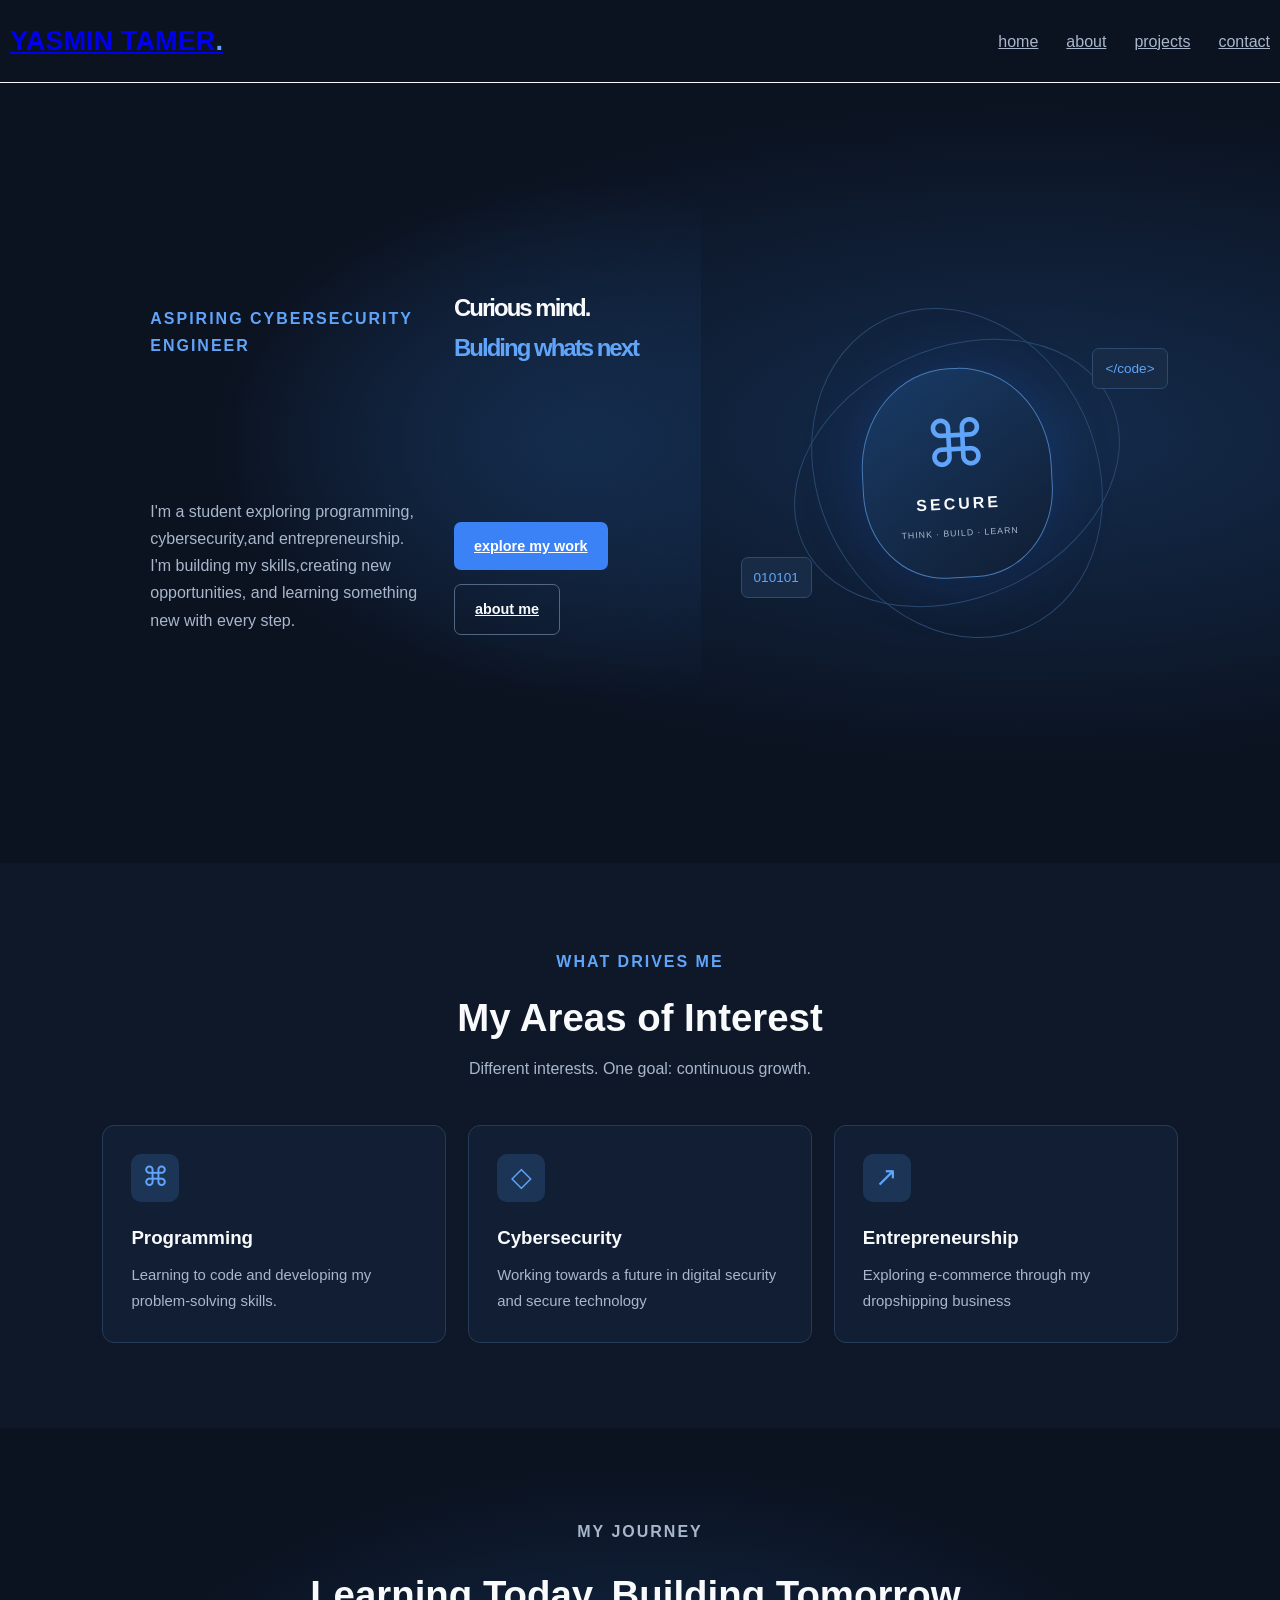
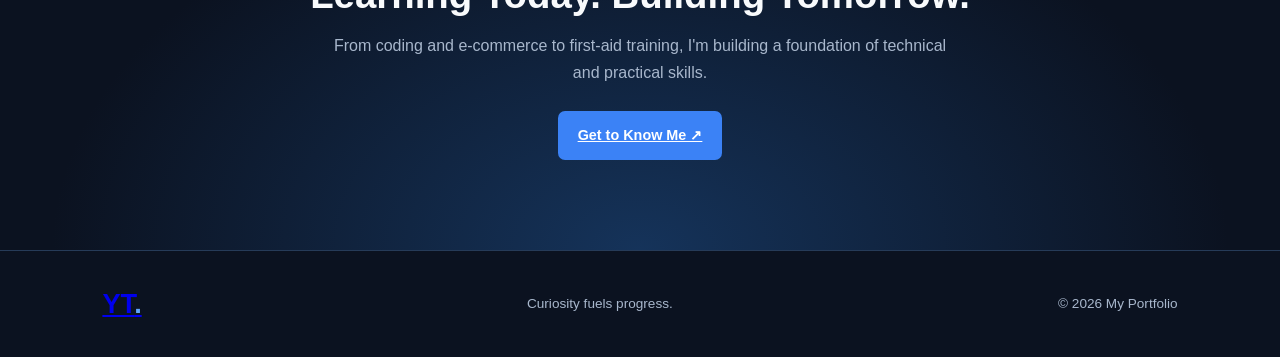
<file: index.html>
<!DOCTYPE html>
<html lang="en">
<head>
<link rel="stylesheet" href="style.css">
    <title>MY PORTOFOLI/FUTURE CYBERSECURITY ENGINEER</title>
</head>
<body>
    
    <header  class="navbar">
        <a href="#home" class="logo">YASMIN TAMER<span>.</span></a>
<nav>
    <a href="#home">home</a>
    <a href="about.html">about</a>
    <a href="projects.html">projects</a>
    <a href="contact">contact</a>
</nav>
    </header>

    <main>
<section class="hero" id="home">
<div class="hero content">
<p class="goal">ASPIRING CYBERSECURITY ENGINEER</p>
 <h1>
Curious mind.<br> <span>Bulding whats next</span>
 </h1>
<p class="intro">
 I'm a student exploring programming, cybersecurity,and entrepreneurship. I'm building my skills,creating new opportunities, and learning something new with every step.
</p>
 <div class="hero-bottom">
    <a href="#projects" class="projects">explore my work</a>
    <a href="#about" class="about">about me</a>
 </div>
</div>
  <div class="hero-visual">
 <div class="orbit orbit-one"></div>
 <div class="orbit orbit-two"></div>
 <div class="shield">
<span>⌘</span>
<strong>SECURE</strong>
  <small>THINK · BUILD · LEARN</small>
</div>
 <span class="code-tag tag-one">&lt;/code&gt;</span>
 <span class="code-tag tag-two">010101</span>
 </div>
</section>
<section class="focus-section" id="about">
            <div class="section-heading">
                <p class="goal">WHAT DRIVES ME</p>
                <h2>My Areas of Interest</h2>
                <p>
                    Different interests. One goal: continuous growth.
                </p>
            </div>
    <div class="cards">

<div class="focus-card">
    <div class="card-icon">⌘</div>
    <h3>Programming</h3>
    <p>
        Learning to code and developing my
        problem-solving skills.
    </p>
</div>

<div class="focus-card">
    <div class="card-icon">◇</div>
    <h3>Cybersecurity</h3>
    <p>
        Working towards a future in digital security and secure technology
    </p>
</div>

<div class="focus-card">
    <div class="card-icon">↗</div>
    <h3>Entrepreneurship</h3>
    <p>
 Exploring e-commerce through my dropshipping business
    </p>
</div>
    </div>        
</section>
        <section class="journey" id="projects">
            <p class="goal">MY JOURNEY</p>
            <h2>Learning Today. Building Tomorrow.</h2>
            <p>
                From coding and e-commerce to first-aid training,
                I'm building a foundation of technical and practical skills.
            </p>
            <a href="#contact" class="projects">
                Get to Know Me ↗
            </a>
        </section>
            <footer id="contact">
        <a href="#home" class="logo">YT<span>.</span></a>
        <p>Curiosity fuels progress.</p>
        <p class="copyright">© 2026 My Portfolio</p>
    </footer>
    </main>
</body>
</html>
</file>
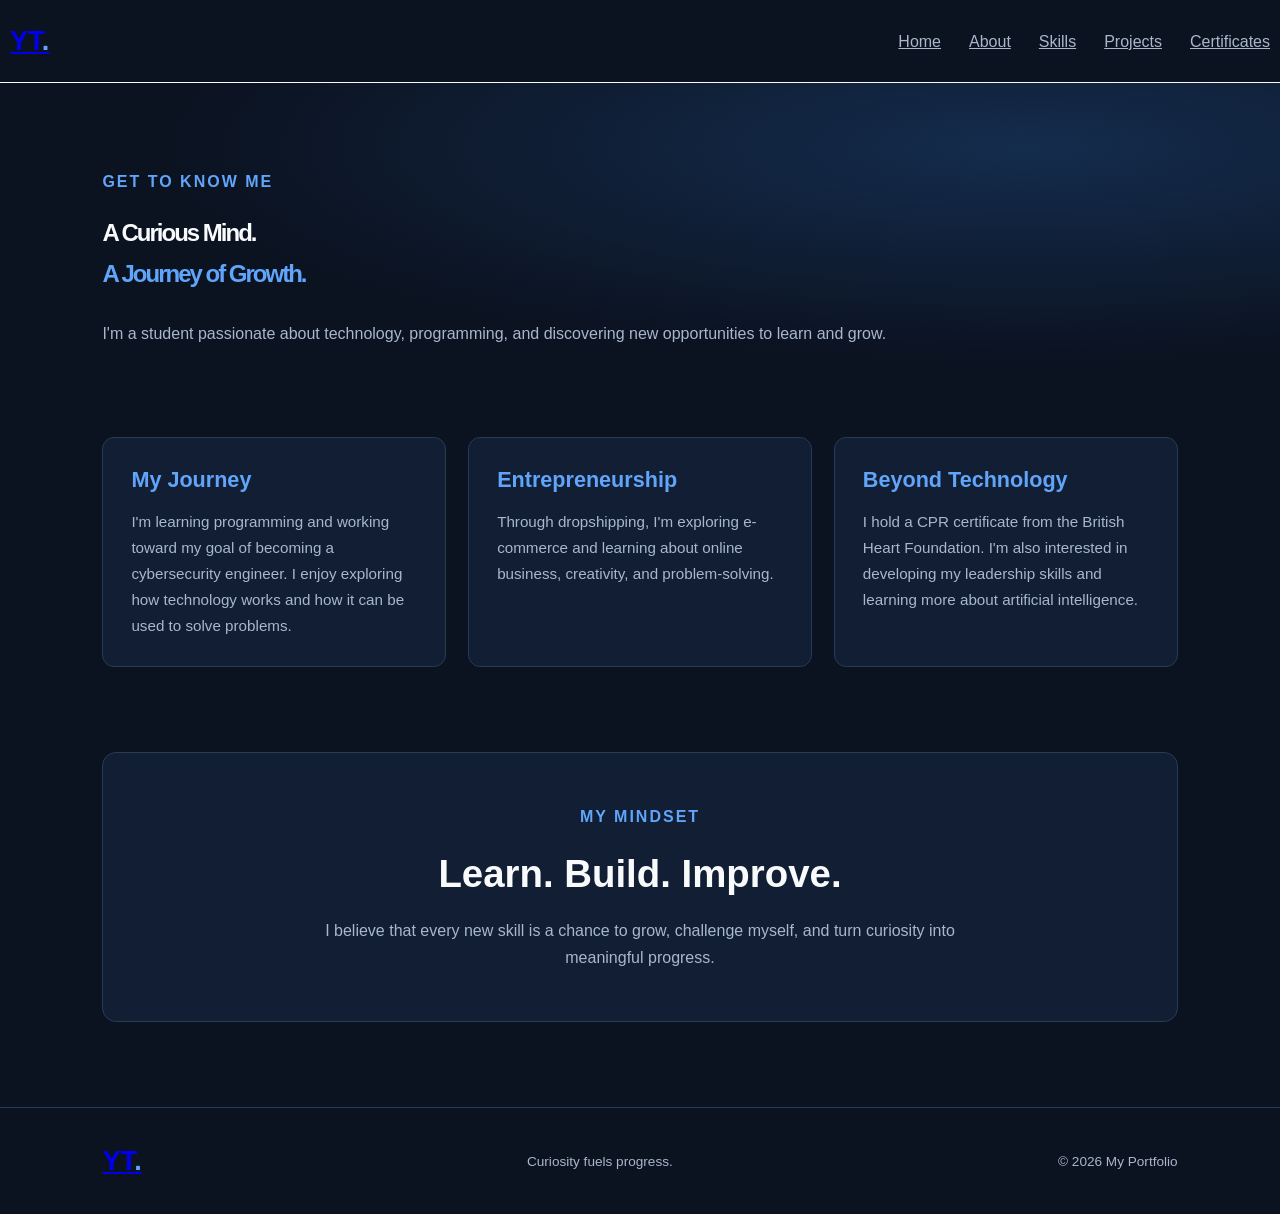
<file: about.html>
<!DOCTYPE html>
<html lang="en">
<head>
    <title>ABOUT ME/MY PORTOFOLI</title>
    <link rel="stylesheet" href="style.css">
</head>
<body>
    <header class="navbar">

        <a href="index.html" class="logo">
            YT<span>.</span>
        </a>

        <nav>
            <a href="index.html">Home</a>
            <a href="about.html">About</a>
            <a href="skills.html">Skills</a>
            <a href="projects.html">Projects</a>
            <a href="certificates.html">Certificates</a>
        </nav>

    </header>
<main>
        <section class="about-intro">

            <p class="goal">GET TO KNOW ME</p>

            <h1>
                A Curious Mind.<br>
                <span>A Journey of Growth.</span>
            </h1>

            <p>
                I'm a student passionate about technology,
                programming, and discovering new opportunities
                to learn and grow.
            </p>

        </section>
                <section class="about-details">

            <div class="about-box">

                <h2>My Journey</h2>

                <p>
                    I'm learning programming and working toward
                    my goal of becoming a cybersecurity engineer.
                    I enjoy exploring how technology works and
                    how it can be used to solve problems.
                </p>

            </div>


            <div class="about-box">

                <h2>Entrepreneurship</h2>

                <p>
                    Through dropshipping, I'm exploring
                    e-commerce and learning about online
                    business, creativity, and problem-solving.
                </p>

            </div>


            <div class="about-box">

                <h2>Beyond Technology</h2>

                <p>
                    I hold a CPR certificate from the
                    British Heart Foundation. I'm also
                    interested in developing my leadership
                    skills and learning more about artificial
                    intelligence.
                </p>

            </div>

        </section>
        <section class="about-mindset">

            <p class="goal">MY MINDSET</p>

            <h2>Learn. Build. Improve.</h2>

            <p>
                I believe that every new skill is a chance
                to grow, challenge myself, and turn curiosity
                into meaningful progress.
            </p>

        </section>
</main>
        <footer>

        <a href="index.html" class="logo">YT<span>.</span></a>

        <p>Curiosity fuels progress.</p>

        <p>© 2026 My Portfolio</p>

    </footer>
</body>
</html>
</file>
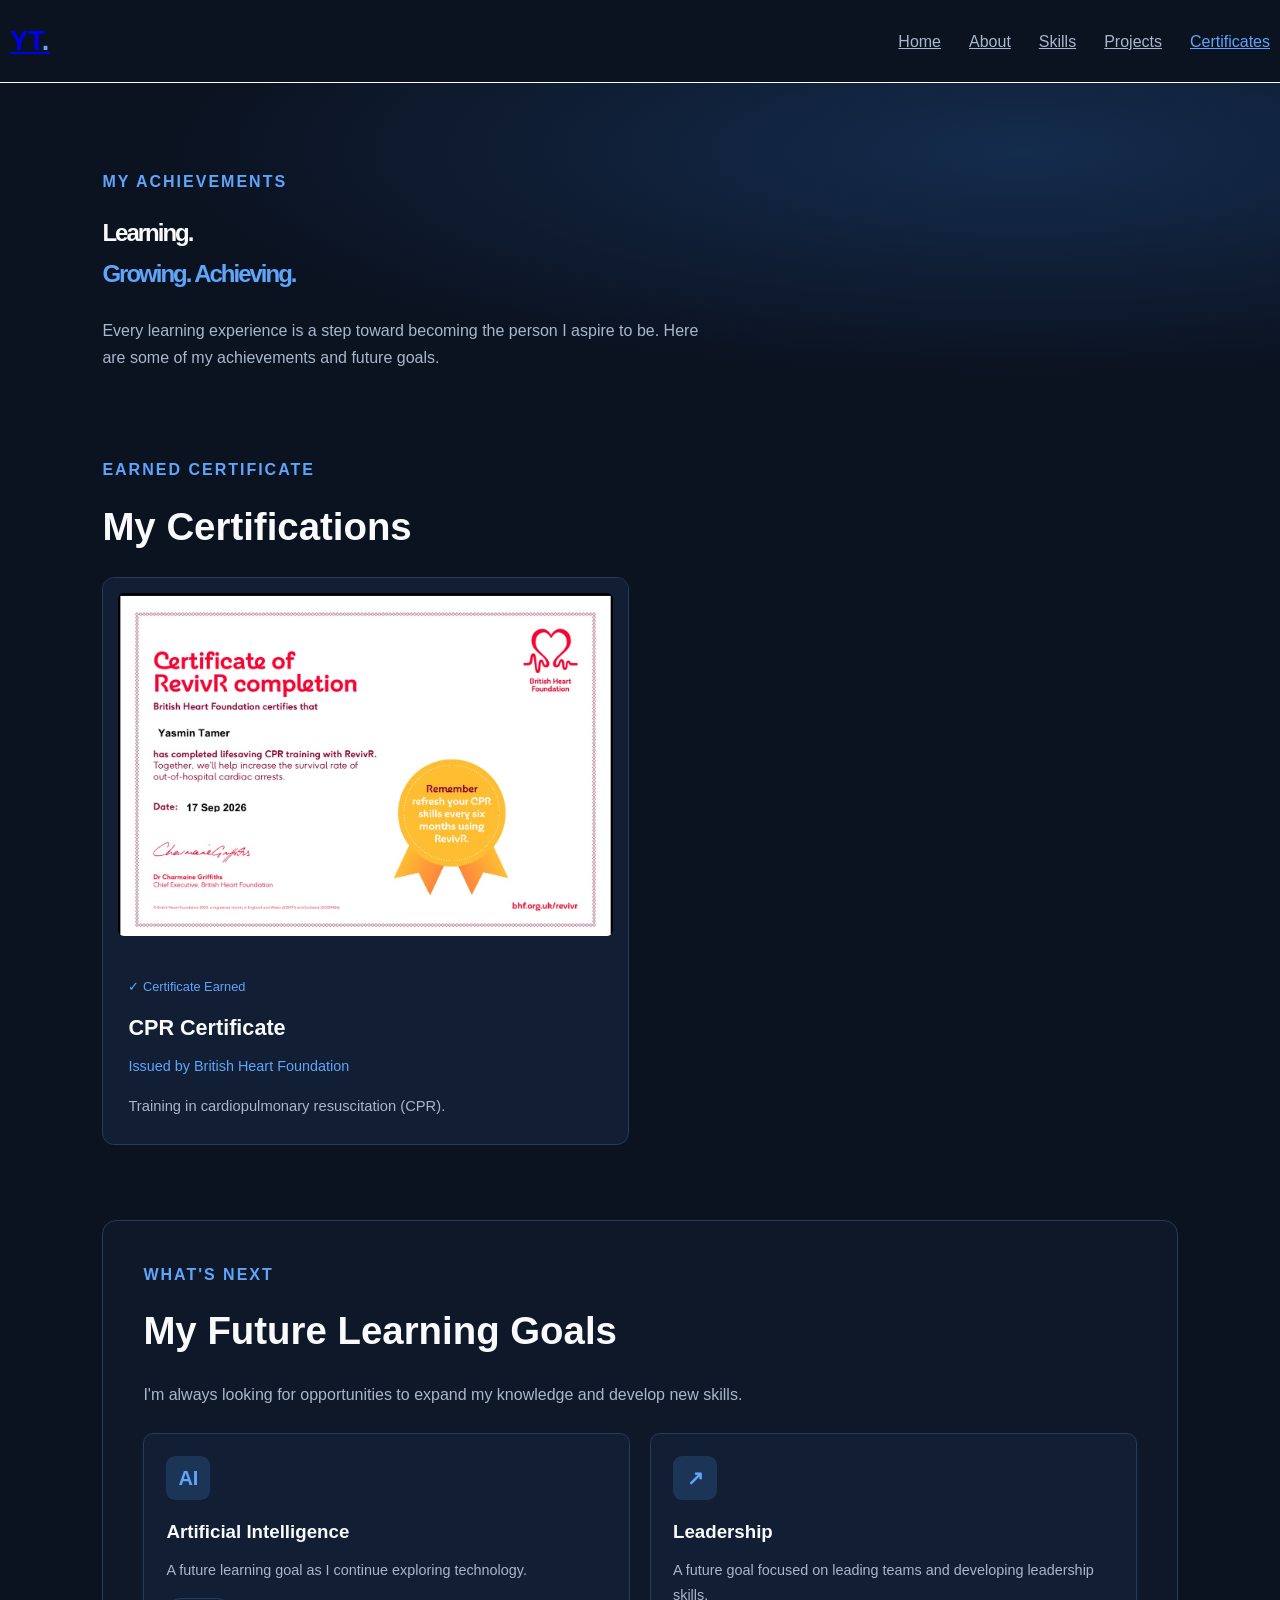
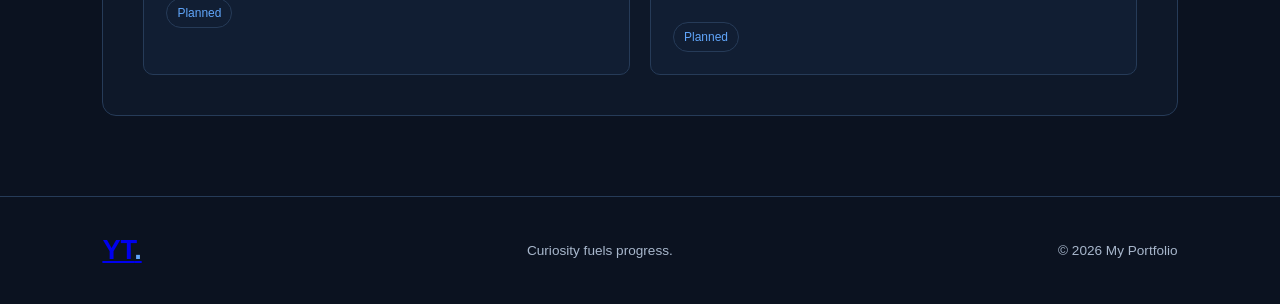
<file: certificates.html>
<!DOCTYPE html>
<html lang="en">

<head>
    <title>Certificates / My Portfolio</title>

    <link rel="stylesheet" href="style.css">
</head>

<body>

    <header class="navbar">

        <a href="index.html" class="logo">
            YT<span>.</span>
        </a>

        <nav>
            <a href="index.html">Home</a>
            <a href="about.html">About</a>
            <a href="skills.html">Skills</a>
            <a href="projects.html">Projects</a>
            <a href="certificates.html" class="active">Certificates</a>
        </nav>

    </header>


    <main>

        <section class="certificates-intro">

            <p class="goal">MY ACHIEVEMENTS</p>

            <h1>
                Learning.<br>
                <span>Growing. Achieving.</span>
            </h1>

            <p>
                Every learning experience is a step toward
                becoming the person I aspire to be.
                Here are some of my achievements and future goals.
            </p>

        </section>


        <section class="certificates-section">

            <p class="goal">EARNED CERTIFICATE</p>

            <h2>My Certifications</h2>

            <div class="certificate-grid">

                <div class="certificate-card">

                    
<div class="certificate-visual certificate-image">
    <img
    src="bhf-cpr-certificate.jpeg"
     alt="CPR certificate from British Heart Foundation"
    >
</div>
                    <div class="certificate-info">

                        <p class="certificate-status">
                            ✓ Certificate Earned
                        </p>

                        <h3>CPR Certificate</h3>

                        <p class="issuer">
                            Issued by British Heart Foundation
                        </p>

                        <p class="certificate-description">
                            Training in cardiopulmonary
                            resuscitation (CPR).
                        </p>

                    </div>

                </div>

            </div>

        </section>


        <section class="future-learning">

            <p class="goal">WHAT'S NEXT</p>

            <h2>My Future Learning Goals</h2>

            <p class="future-description">
                I'm always looking for opportunities to
                expand my knowledge and develop new skills.
            </p>

            <div class="future-grid">

                <div class="future-card">

                    <span class="future-icon">AI</span>

                    <h3>Artificial Intelligence</h3>

                    <p>
                        A future learning goal as I continue
                        exploring technology.
                    </p>

                    <span class="future-status">
                        Planned
                    </span>

                </div>


                <div class="future-card">

                    <span class="future-icon">↗</span>

                    <h3>Leadership</h3>

                    <p>
                        A future goal focused on leading
                        teams and developing leadership skills.
                    </p>

                    <span class="future-status">
                        Planned
                    </span>

                </div>

            </div>

        </section>

    </main>


    <footer>

        <a href="index.html" class="logo">YT<span>.</span></a>

        <p>Curiosity fuels progress.</p>

        <p>© 2026 My Portfolio</p>

    </footer>

</body>

</html>
</file>
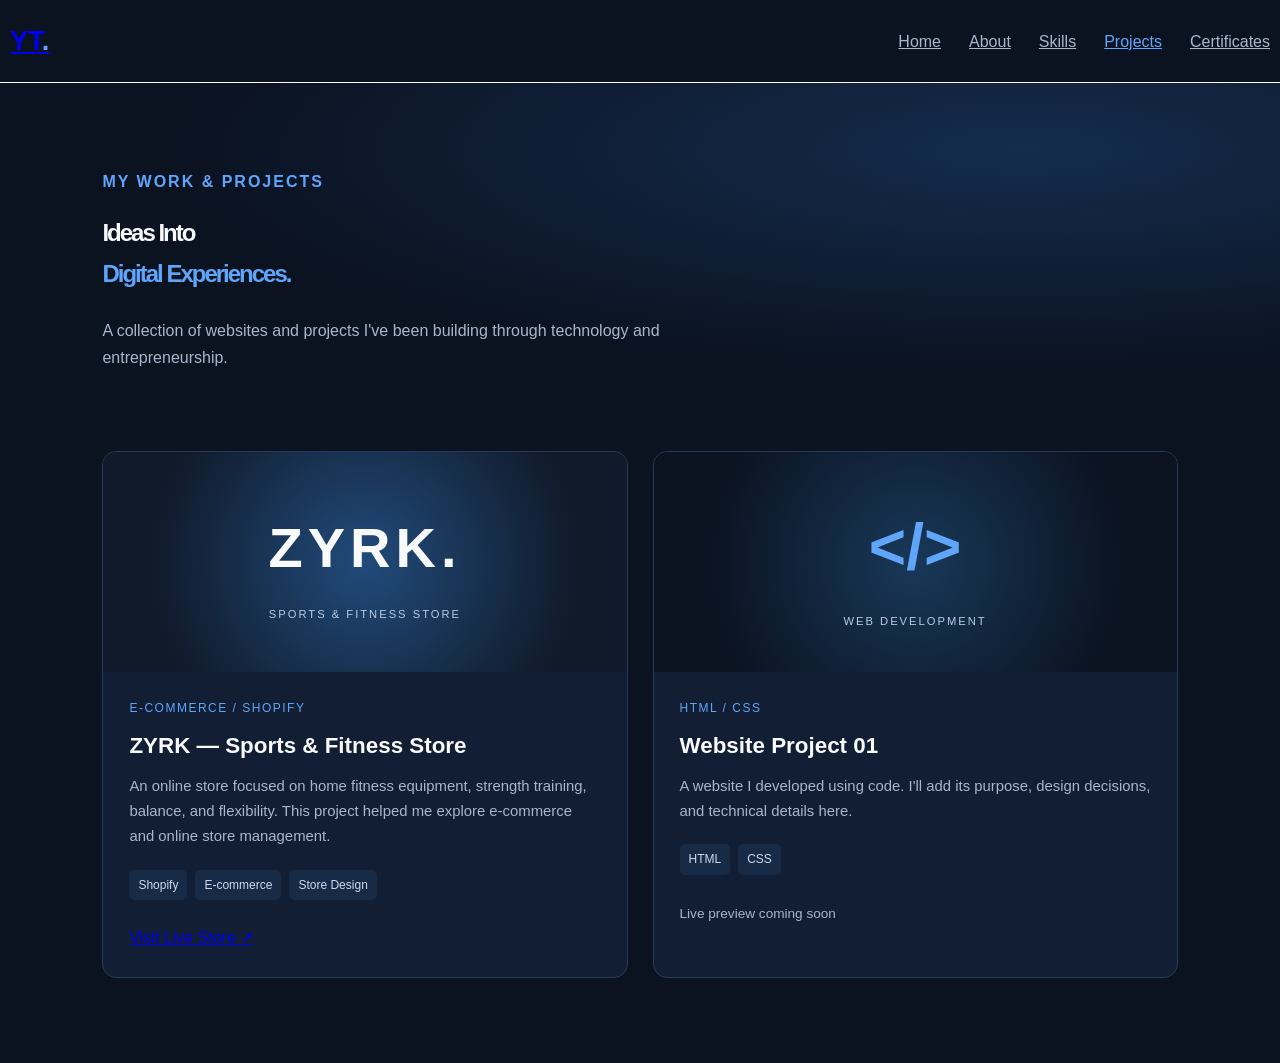
<file: projects.html>
<!DOCTYPE html>
<html lang="en">
<head>
    <title>PROJECTS/MY PORTOFOLI</title>
    <link rel="stylesheet" href="style.css">
</head>
<body>

<header class="navbar">

    <a href="index.html" class="logo">
        YT<span>.</span>
    </a>

    <nav>
        <a href="index.html">Home</a>
        <a href="about.html">About</a>
        <a href="skills.html">Skills</a>
        <a href="projects.html" class="active">Projects</a>
        <a href="certificates.html">Certificates</a>
    </nav>

</header>
    <main>
        
<section class="projects-intro">

    <p class="goal">MY WORK & PROJECTS</p>

    <h1>
        Ideas Into<br>
        <span>Digital Experiences.</span>
    </h1>

    <p>
        A collection of websites and projects I've been
        building through technology and entrepreneurship.
    </p>

</section>


<section class="projects-grid">


    <div class="project-card">

        <div class="project-banner zyrk-banner">
            <span>ZYRK.</span>
            <small>SPORTS & FITNESS STORE</small>
        </div>

        <div class="project-info">

            <p class="project-type">E-COMMERCE / SHOPIFY</p>

            <h2>ZYRK — Sports & Fitness Store</h2>

            <p>
                An online store focused on home fitness equipment,
                strength training, balance, and flexibility.
                This project helped me explore e-commerce
                and online store management.
            </p>

            <div class="project-tags">
                <span>Shopify</span>
                <span>E-commerce</span>
                <span>Store Design</span>
            </div>

            <a
                href="https://zyrk-quinn.myshopify.com/"
                target="_blank"
                rel="noopener noreferrer"
                class="Projects">
                Visit Live Store ↗
            </a>

        </div>

    </div>


    <div class="project-card">

        <div class="project-banner code-banner">
            <span>&lt;/&gt;</span>
            <small>WEB DEVELOPMENT</small>
        </div>

        <div class="project-info">

            <p class="project-type">HTML / CSS</p>

            <h2>Website Project 01</h2>

            <p>
                A website I developed using code.
                I'll add its purpose, design decisions,
                and technical details here.
            </p>

            <div class="project-tags">
                <span>HTML</span>
                <span>CSS</span>
            </div>

            <span class="project-status">
                Live preview coming soon
            </span>

        </div>

    </div>

</section>

    </main>
</body>
</html>
</file>
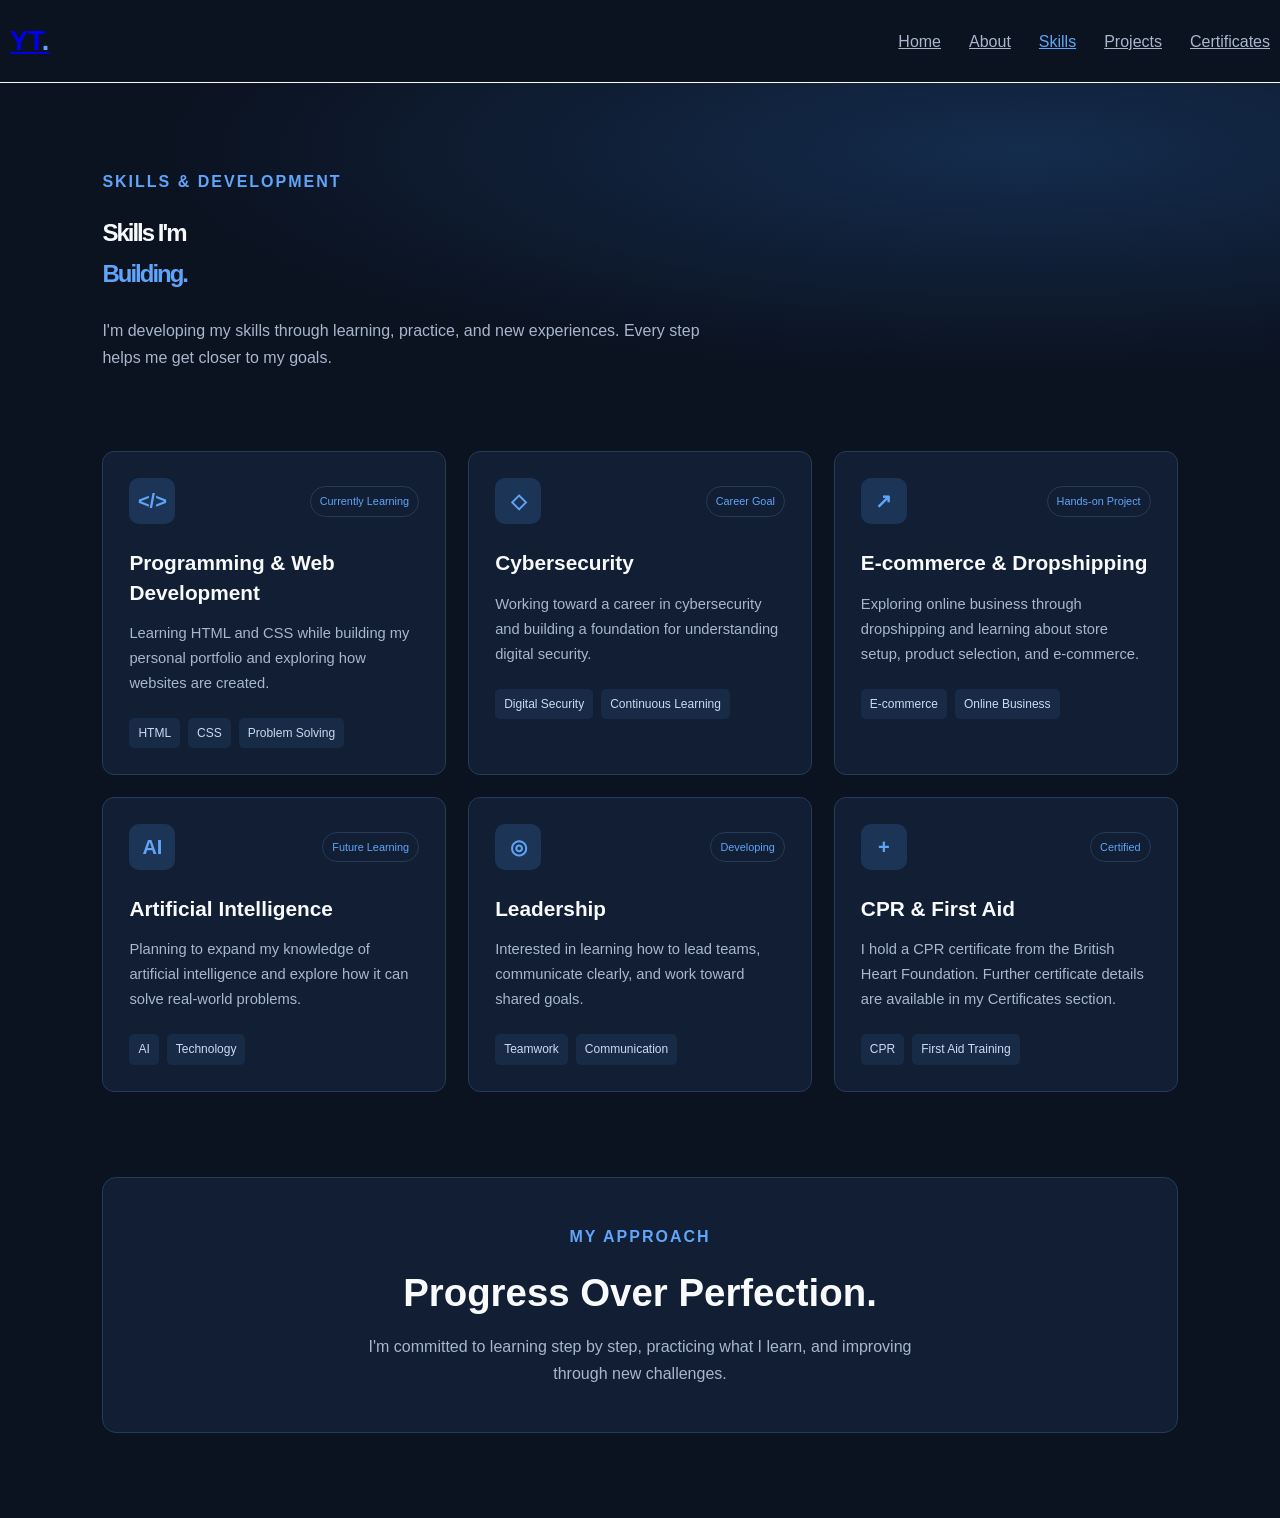
<file: skills.html>
<!DOCTYPE html>
<html lang="en">
<head>
    <title>SKILLS/MY PORTOFOLI</title>
    <link rel="stylesheet" href="style.css">
</head>
<body> 
    <header class="navbar">

        <a href="index.html" class="logo">
            YT<span>.</span>
        </a>
        <nav>
            <a href="index.html">Home</a>
            <a href="about.html">About</a>
            <a href="skills.html" class="active">Skills</a>
            <a href="projects.html">Projects</a>
            <a href="certificates.html">Certificates</a>
        </nav>
    </header>
    <main>
        <section class="skills-intro">
            <p class="goal">SKILLS & DEVELOPMENT</p>
            <h1>
                Skills I'm<br>
                <span>Building.</span>
            </h1>

            <p>
                I'm developing my skills through learning,
                practice, and new experiences. Every step
                helps me get closer to my goals.
            </p>
        </section>
<section class="skills-grid">

            <div class="skill-card">

                <div class="skill-top">
                    <span class="skill-symbol">&lt;/&gt;</span>
                    <span class="skill-status">Currently Learning</span>
                </div>

                <h2>Programming & Web Development</h2>

                <p>
                    Learning HTML and CSS while building
                    my personal portfolio and exploring
                    how websites are created.
                </p>

                <div class="skill-tags">
                    <span>HTML</span>
                    <span>CSS</span>
                    <span>Problem Solving</span>
                </div>

            </div>


            <div class="skill-card">

                <div class="skill-top">
                    <span class="skill-symbol">◇</span>
                    <span class="skill-status">Career Goal</span>
                </div>

                <h2>Cybersecurity</h2>

                <p>
                    Working toward a career in cybersecurity
                    and building a foundation for understanding
                    digital security.
                </p>

                <div class="skill-tags">
                    <span>Digital Security</span>
                    <span>Continuous Learning</span>
                </div>

            </div>


            <div class="skill-card">

                <div class="skill-top">
                    <span class="skill-symbol">↗</span>
                    <span class="skill-status">Hands-on Project</span>
                </div>

                <h2>E-commerce & Dropshipping</h2>

                <p>
                    Exploring online business through
                    dropshipping and learning about store
                    setup, product selection, and e-commerce.
                </p>

                <div class="skill-tags">
                    <span>E-commerce</span>
                    <span>Online Business</span>
                </div>

            </div>


            <div class="skill-card">

                <div class="skill-top">
                    <span class="skill-symbol">AI</span>
                    <span class="skill-status">Future Learning</span>
                </div>

                <h2>Artificial Intelligence</h2>

                <p>
                    Planning to expand my knowledge of
                    artificial intelligence and explore
                    how it can solve real-world problems.
                </p>

                <div class="skill-tags">
                    <span>AI</span>
                    <span>Technology</span>
                </div>

            </div>


            <div class="skill-card">

                <div class="skill-top">
                    <span class="skill-symbol">◎</span>
                    <span class="skill-status">Developing</span>
                </div>

                <h2>Leadership</h2>

                <p>
                    Interested in learning how to lead teams,
                    communicate clearly, and work toward
                    shared goals.
                </p>

                <div class="skill-tags">
                    <span>Teamwork</span>
                    <span>Communication</span>
                </div>

            </div>


            <div class="skill-card">

                <div class="skill-top">
                    <span class="skill-symbol">+</span>
                    <span class="skill-status">Certified</span>
                </div>

                <h2>CPR & First Aid</h2>

                <p>
                    I hold a CPR certificate from the
                    British Heart Foundation. Further
                    certificate details are available
                    in my Certificates section.
                </p>

                <div class="skill-tags">
                    <span>CPR</span>
                    <span>First Aid Training</span>
                </div>

            </div>
        </section>
                <section class="skills-note">

            <p class="goal">MY APPROACH</p>

            <h2>Progress Over Perfection.</h2>

            <p>
                I'm committed to learning step by step,
                practicing what I learn, and improving
                through new challenges.
            </p>
        </section>
        
    </main>
</body>
</html>
</file>
<file: style.css>
:root {
    --blue: #3b82f6;
    --light-blue: #60a5fa;
    --muted: #a8b7cc;
    --white: #f8fafc;
    --bg: #0b1220;
    --surface: #111e33;
    --border: #263b58;
}
* {
    margin: 0;
    padding: 0;
    box-sizing: border-box;
}
body{
        font-family: Arial, Helvetica, sans-serif;
    background: var(--bg);
    color: var(--white);
    line-height: 1.7;
}
.navbar{
    min-height: 76px;
    padding: 18px 10px;
    border-bottom: 1px solid ;
    display:flex;
    align-items: center;
justify-content: space-between;
}
.logo{
    font-size: 1.7rem;
    font-weight: 800;    
}
.logo span {
    color: var(--light-blue);
}

nav{
    display: flex;
    gap: 28px;
}
nav a{
color: var(--muted);
font-size: 0.9 rem;
transition: color 0.25s;
}
nav a :hover{
    color: var(--light-blue);
}
.hero {
    min-height: 610px;
    padding: 85px 8%;
    display: grid;
    grid-template-columns: 1.15fr 0.85fr;
    align-items: center;
    gap: 35px;
    overflow: hidden;
    background:
        radial-gradient(
            ellipse at 80% 45%,
            #142c4d 0%,
            transparent 55%
        );
}
.goal{
    color: var(--light-blue);
font-size: 0.78 rem;
font-weight: 700;
letter-spacing: 2px;
margin-bottom: 18px;
}
h1{
    letter-spacing: -2px;
    margin-bottom: 25px;
}
h1 span{
    color: var(--light-blue);
}
.intro{
    max-width: 510px;
color: var(--muted);
margin-bottom: 25px;
font-size: 1rem;
}
.hero-bottom{
display: flex;
flex-wrap: wrap;
gap: 14px;
}

.projects{
    display: inline-block;
    padding: 12px 20px;
    border-radius: 7px;
    font-size: 0.9rem;
    font-weight: 700;
    transition: transform 0.25s, background 0.25s;
}
 .about{
        display: inline-block;
    padding: 12px 20px;
    border-radius: 7px;
    font-size: 0.9rem;
    font-weight: 700;
    transition: transform 0.25s, background 0.25s;
 }
 .projects {
    background: var(--blue);
    color: white;
}

.projects:hover {
    background: #2563eb;
}

.about {
    border: 1px solid #526783;
    color: var(--white);
}
.hero-visual {
    min-height: 340px;
    display: grid;
    place-items: center;
    position: relative;
}
.orbit {
    position: absolute;
    border: 1px solid #29496f;
    border-radius: 50%;
    transform: rotate(-25deg);
}
.orbit-one {
    width: 280px;
    height: 340px;
}

.orbit-two {
    width: 340px;
    height: 250px;
}
.shield {
    width: 190px;
    height: 210px;
    display: flex;
    flex-direction: column;
    justify-content: center;
    align-items: center;
    gap: 8px;
    background: linear-gradient(145deg, #193c68, #101d32);
    border: 1px solid #477bb8;
    border-radius: 48% 48% 42% 42%;
    box-shadow: 0 0 65px #2563eb30;
    transform: rotate(-3deg);
}

.shield span {
    font-size: 4rem;
    color: var(--light-blue);
    line-height: 1.2;
}

.shield strong {
    letter-spacing: 3px;
}
.shield small {
    font-size: 0.55rem;
    color: var(--muted);
    letter-spacing: 1px;
}

.code-tag {
    position: absolute;
    padding: 8px 12px;
    background: #172b46;
    color: var(--light-blue);
    border: 1px solid #2d4b70;
    border-radius: 7px;
    font-size: 0.85rem;
}

.tag-one {
    top: 45px;
    right: 10px;
}

.tag-two {
    bottom: 45px;
    left: 5px;
}

.focus-section {
    padding: 85px 8%;
    background: #0e1829;
}

.section-heading {
    text-align: center;
    margin-bottom: 42px;
}

h2 {
    font-size: clamp(1.8rem, 3vw, 2.6rem);
    line-height: 1.3;
    margin-bottom: 12px;
}

.section-heading > p:last-child,
.journey > p:not(.eyebrow) {
    color: var(--muted);
}

.cards {
    display: grid;
    grid-template-columns: repeat(3, minmax(0, 1fr));
    gap: 22px;
}

.focus-card {
    padding: 28px;
    background: var(--surface);
    border: 1px solid var(--border);
    border-radius: 12px;
    transition: transform 0.25s, border-color 0.25s;
}

.focus-card:hover {
    transform: translateY(-6px);
    border-color: var(--blue);
}

.card-icon {
    width: 48px;
    height: 48px;
    display: grid;
    place-items: center;
    background: #1c3556;
    color: var(--light-blue);
    border-radius: 10px;
    font-size: 1.7rem;
    margin-bottom: 20px;
}

.focus-card h3 {
    margin-bottom: 10px;
}

.focus-card p {
    color: var(--muted);
    font-size: 0.93rem;
}

.journey {
    padding: 90px 8%;
    text-align: center;
    background:
        radial-gradient(ellipse at 50% 100%, #15335a, transparent 65%);
}

.journey > p:not(.eyebrow) {
    max-width: 620px;
    margin: 0 auto 25px;
}
footer {
    padding: 30px 8%;
    border-top: 1px solid var(--border);
    display: flex;
    justify-content: space-between;
    align-items: center;
    gap: 15px;
    flex-wrap: wrap;
}

footer p {
    color: var(--muted);
    font-size: 0.85rem;
}


.about-intro {
    padding: 85px 8% 55px;
    background:
        radial-gradient(
            ellipse at 80% 20%,
            #142c4d 0%,
            transparent 60%
        );
}

.about-intro .eyebrow {
    color: var(--light-blue);
}

.about-intro h1 {
    max-width: 850px;
    margin-bottom: 25px;
}

.about-intro p {
    color: var(--muted);
}

.about-intro .goal {
    color: var(--light-blue);
}

.about-details {
    padding: 35px 8% 85px;
    display: grid;
    grid-template-columns: repeat(3, minmax(0, 1fr));
    gap: 22px;
}

.about-box {
    padding: 28px;
    background: var(--surface);
    border: 1px solid var(--border);
    border-radius: 12px;
    transition: transform 0.25s, border-color 0.25s;
}

.about-box:hover {
    transform: translateY(-5px);
    border-color: var(--blue);
}

.about-box h2 {
    color: var(--light-blue);
    font-size: 1.35rem;
    margin-bottom: 15px;
}

.about-box p {
    color: var(--muted);
    font-size: 0.95rem;
}

.about-mindset {
    margin: 0 8% 85px;
    padding: 50px 8%;
    text-align: center;
    background: var(--surface);
    border: 1px solid var(--border);
    border-radius: 14px;
}

.about-mindset h2 {
    color: var(--white);
    margin-bottom: 18px;
}

.about-mindset p:last-child {
    color: var(--muted);
    max-width: 650px;
    margin: 0 auto;
}


@media (max-width: 900px) {
    .about-details {
        grid-template-columns: repeat(2, minmax(0, 1fr));
    }
}

@media (max-width: 600px) {
    .about-details {
        grid-template-columns: 1fr;
    }

    .about-intro {
        padding: 60px 5% 35px;
    }

    .about-details {
        padding: 25px 5% 60px;
    }

    .about-mindset {
        margin: 0 5% 60px;
        padding: 35px 7%;
    }
}


.navbar nav a.active {
    color: var(--light-blue);
}


.skills-intro {
    padding: 85px 8% 45px;
    background:
        radial-gradient(
            ellipse at 80% 20%,
            #142c4d 0%,
            transparent 60%
        );
}

.skills-intro h1 {
    margin-bottom: 22px;
}

.skills-intro > p:last-child {
    max-width: 600px;
    color: var(--muted);
}


.skills-grid {
    padding: 35px 8% 85px;
    display: grid;
    grid-template-columns: repeat(3, minmax(0, 1fr));
    gap: 22px;
}

.skill-card {
    padding: 26px;
    background: var(--surface);
    border: 1px solid var(--border);
    border-radius: 12px;
    transition: transform 0.25s, border-color 0.25s;
}

.skill-card:hover {
    transform: translateY(-5px);
    border-color: var(--blue);
}

.skill-top {
    display: flex;
    justify-content: space-between;
    align-items: center;
    gap: 10px;
    margin-bottom: 24px;
}

.skill-symbol {
    width: 46px;
    height: 46px;
    flex-shrink: 0;
    display: grid;
    place-items: center;
    background: #1c3556;
    color: var(--light-blue);
    border-radius: 10px;
    font-size: 1.25rem;
    font-weight: bold;
}

.skill-status {
    padding: 5px 9px;
    border: 1px solid var(--border);
    border-radius: 20px;
    color: var(--light-blue);
    font-size: 0.68rem;
    text-align: center;
}

.skill-card h2 {
    font-size: 1.3rem;
    line-height: 1.4;
    margin-bottom: 14px;
}

.skill-card > p {
    color: var(--muted);
    font-size: 0.92rem;
    margin-bottom: 22px;
}

.skill-tags {
    display: flex;
    flex-wrap: wrap;
    gap: 8px;
}

.skill-tags span {
    padding: 5px 9px;
    background: #172b46;
    color: #cbdaf0;
    border-radius: 5px;
    font-size: 0.75rem;
}

.skills-note {
    margin: 0 8% 85px;
    padding: 45px 8%;
    text-align: center;
    background: var(--surface);
    border: 1px solid var(--border);
    border-radius: 14px;
}

.skills-note h2 {
    margin-bottom: 15px;
}

.skills-note > p:last-child {
    max-width: 600px;
    margin: 0 auto;
    color: var(--muted);
}

@media (max-width: 950px) {
    .skills-grid {
        grid-template-columns: repeat(2, minmax(0, 1fr));
    }
}

@media (max-width: 600px) {
    .skills-intro {
        padding: 60px 5% 30px;
    }

    .skills-grid {
        grid-template-columns: 1fr;
        padding: 25px 5% 60px;
    }

    .skills-note {
        margin: 0 5% 60px;
        padding: 35px 7%;
    }
}


.projects-intro {
    padding: 85px 8% 45px;
    background:
        radial-gradient(
            ellipse at 80% 20%,
            #142c4d 0%,
            transparent 60%
        );
}

.projects-intro h1 {
    margin-bottom: 22px;
}

.projects-intro > p:last-child {
    color: var(--muted);
    max-width: 600px;
}

.projects-grid {
    padding: 35px 8% 85px;
    display: grid;
    grid-template-columns: repeat(2, minmax(0, 1fr));
    gap: 25px;
}

.project-card {
    overflow: hidden;
    background: var(--surface);
    border: 1px solid var(--border);
    border-radius: 14px;
    transition: transform 0.25s, border-color 0.25s;
}

.project-card:hover {
    transform: translateY(-5px);
    border-color: var(--blue);
}

.project-banner {
    min-height: 220px;
    display: flex;
    flex-direction: column;
    justify-content: center;
    align-items: center;
    gap: 10px;
}

.zyrk-banner {
    background:
        radial-gradient(
            circle at center,
            #214b7b,
            #101a2a 75%
        );
}

.zyrk-banner span {
    font-size: 3.5rem;
    font-weight: 800;
    letter-spacing: 5px;
}

.code-banner {
    background:
        radial-gradient(
            circle at center,
            #183859,
            #0b1220 75%
        );
}

.code-banner span {
    color: var(--light-blue);
    font-size: 4rem;
    font-weight: bold;
}

.project-banner small {
    color: #b8cce4;
    letter-spacing: 2px;
    font-size: 0.7rem;
}

.project-info {
    padding: 26px;
}

.project-type {
    color: var(--light-blue);
    font-size: 0.75rem;
    letter-spacing: 1.5px;
    margin-bottom: 12px;
}

.project-info h2 {
    font-size: 1.4rem;
    margin-bottom: 14px;
}

.project-info > p:not(.project-type) {
    color: var(--muted);
    font-size: 0.93rem;
    margin-bottom: 20px;
}

.project-tags {
    display: flex;
    flex-wrap: wrap;
    gap: 8px;
    margin-bottom: 24px;
}

.project-tags span {
    color: #cbdaf0;
    background: #172b46;
    padding: 5px 9px;
    border-radius: 5px;
    font-size: 0.75rem;
}

.project-status {
    display: inline-block;
    color: var(--muted);
    font-size: 0.85rem;
}

@media (max-width: 750px) {
    .projects-grid {
        grid-template-columns: 1fr;
    }

    .projects-intro {
        padding: 60px 5% 30px;
    }

    .projects-grid {
        padding: 25px 5% 60px;
    }
}

.certificates-intro {
    padding: 85px 8% 50px;
    background:
        radial-gradient(
            ellipse at 80% 20%,
            #142c4d 0%,
            transparent 60%
        );
}

.certificates-intro h1 {
    margin-bottom: 22px;
}

.certificates-intro > p:last-child {
    max-width: 620px;
    color: var(--muted);
}

.certificates-section,
.future-learning {
    padding: 35px 8% 75px;
}

.certificates-section > h2,
.future-learning > h2 {
    margin-bottom: 25px;
}

.certificate-grid {
    display: grid;
    grid-template-columns: repeat(2, minmax(0, 1fr));
    gap: 22px;
}

.certificate-card {
    overflow: hidden;
    background: var(--surface);
    border: 1px solid var(--border);
    border-radius: 12px;
    transition: transform 0.25s, border-color 0.25s;
}

.certificate-card:hover {
    transform: translateY(-5px);
    border-color: var(--blue);
}

.certificate-visual {
    min-height: 155px;
    display: flex;
    flex-direction: column;
    justify-content: center;
    align-items: center;
    gap: 8px;
    background:
        radial-gradient(
            circle at center,
            #214b7b,
            #101a2a 75%
        );
}

.certificate-icon {
    color: var(--light-blue);
    font-size: 3.5rem;
    font-weight: bold;
}

.certificate-label {
    color: #cbdaf0;
    font-size: 0.7rem;
    letter-spacing: 3px;
}

.certificate-info {
    padding: 25px;
}

.certificate-status {
    color: var(--light-blue);
    font-size: 0.8rem;
    margin-bottom: 12px;
}

.certificate-info h3 {
    font-size: 1.35rem;
    margin-bottom: 8px;
}

.issuer {
    color: var(--light-blue);
    font-size: 0.9rem;
    margin-bottom: 15px;
}

.certificate-description {
    color: var(--muted);
    font-size: 0.92rem;
}


.future-learning {
    margin: 0 8% 80px;
    padding: 40px;
    background: #0e1829;
    border: 1px solid var(--border);
    border-radius: 14px;
}

.future-description {
    color: var(--muted);
    max-width: 600px;
    margin-bottom: 25px;
}

.future-grid {
    display: grid;
    grid-template-columns: repeat(2, minmax(0, 1fr));
    gap: 20px;
}

.future-card {
    padding: 22px;
    background: var(--surface);
    border: 1px solid var(--border);
    border-radius: 10px;
}

.future-icon {
    width: 44px;
    height: 44px;
    display: grid;
    place-items: center;
    background: #1c3556;
    color: var(--light-blue);
    border-radius: 9px;
    font-size: 1.25rem;
    font-weight: bold;
    margin-bottom: 16px;
}

.future-card h3 {
    margin-bottom: 10px;
}

.future-card p {
    color: var(--muted);
    font-size: 0.9rem;
    margin-bottom: 15px;
}

.future-status {
    display: inline-block;
    padding: 4px 10px;
    color: var(--light-blue);
    border: 1px solid var(--border);
    border-radius: 20px;
    font-size: 0.75rem;
}


@media (max-width: 700px) {
    .certificates-intro {
        padding: 60px 5% 35px;
    }

    .certificates-section {
        padding: 25px 5% 50px;
    }

    .certificate-grid,
    .future-grid {
        grid-template-columns: 1fr;
    }

    .future-learning {
        margin: 0 5% 60px;
        padding: 25px;
    }
}
.certificate-visual.certificate-image {
    display: block;
    min-height: 0;
    padding: 15px;
    background: #111e33;
}

.certificate-image img {
    display: block;
    width: 100%;
    height: auto;
    border-radius: 6px;
}
</file>
